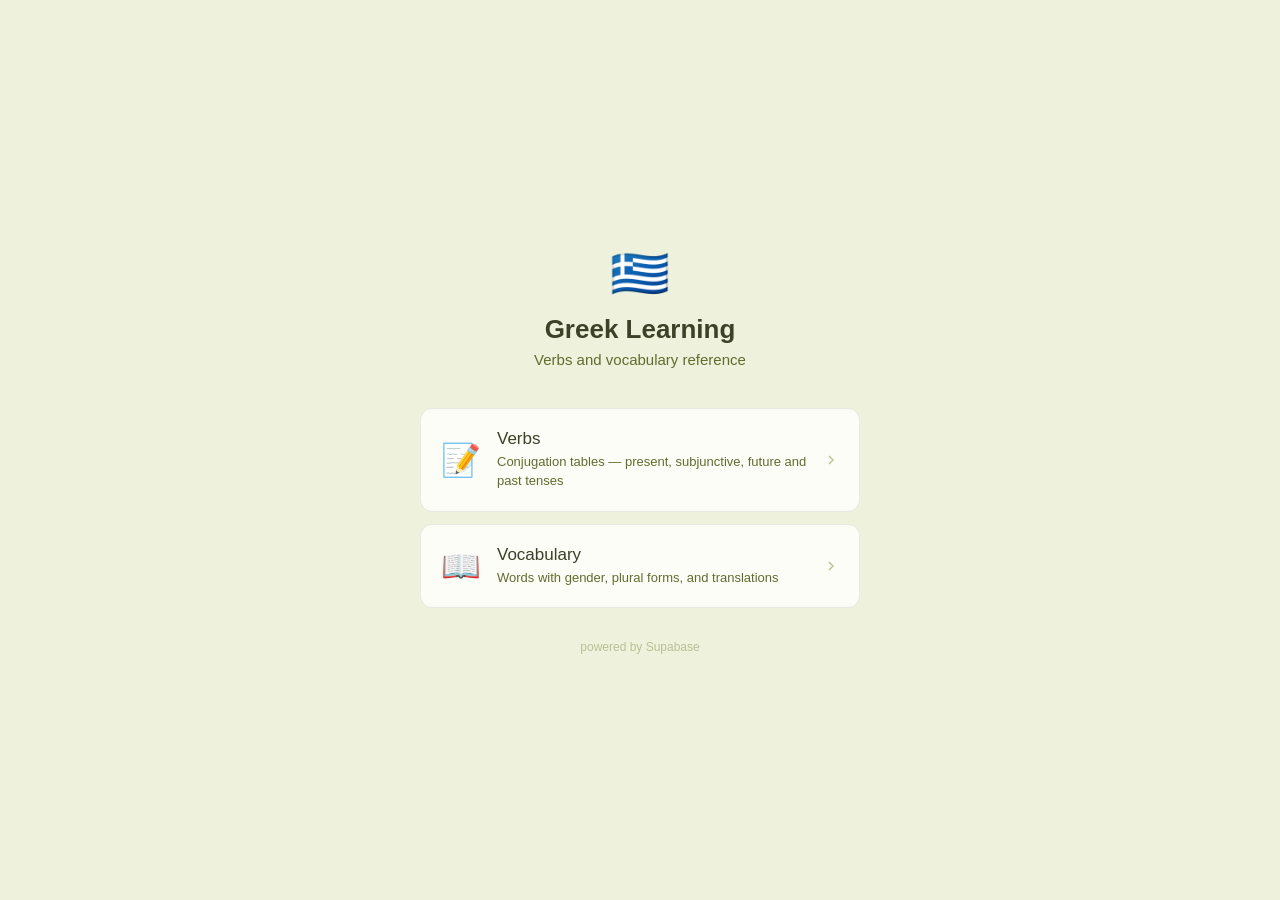
<file: index.html>
<!DOCTYPE html>
<html lang="en">
<head>
<meta charset="UTF-8">
<meta name="viewport" content="width=device-width, initial-scale=1.0">
<title>Greek Learning</title>
<link rel="stylesheet" href="css/index.css">
</head>
<body>
<div class="container">
  <div class="hero">
    <div class="flag">🇬🇷</div>
    <h1>Greek Learning</h1>
    <p class="subtitle">Verbs and vocabulary reference</p>
  </div>

  <div class="cards">
    <a href="verbs.html" class="card">
      <span class="card-icon">📝</span>
      <div class="card-text">
        <h2>Verbs</h2>
        <p>Conjugation tables — present, subjunctive, future and past tenses</p>
      </div>
      <svg class="card-arrow" width="16" height="16" viewBox="0 0 24 24" fill="none" stroke="currentColor" stroke-width="2"><polyline points="9 18 15 12 9 6"/></svg>
    </a>

    <a href="vocabulary.html" class="card">
      <span class="card-icon">📖</span>
      <div class="card-text">
        <h2>Vocabulary</h2>
        <p>Words with gender, plural forms, and translations</p>
      </div>
      <svg class="card-arrow" width="16" height="16" viewBox="0 0 24 24" fill="none" stroke="currentColor" stroke-width="2"><polyline points="9 18 15 12 9 6"/></svg>
    </a>
  </div>

  <div class="footer">powered by Supabase</div>
</div>
</body>
</html>
</file>
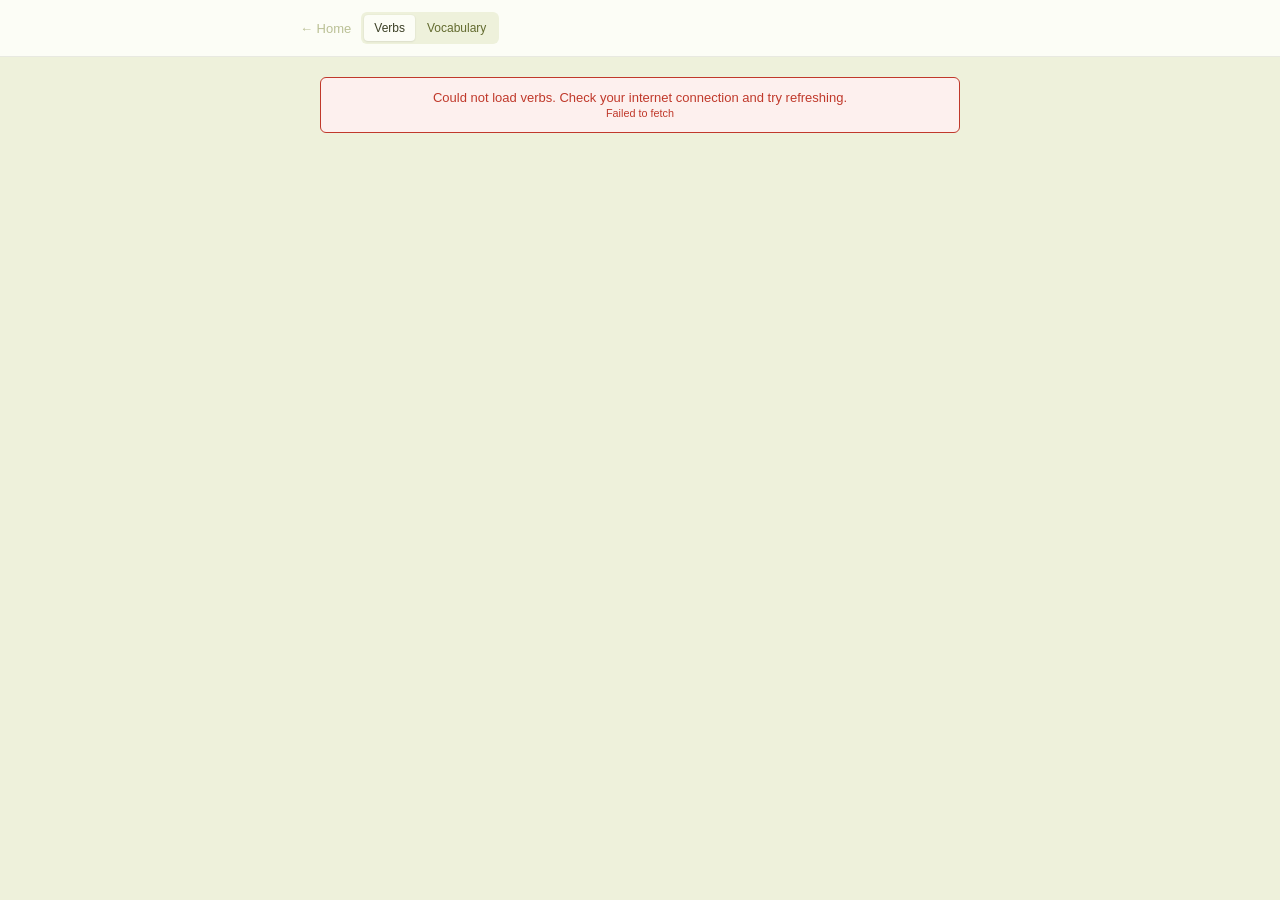
<file: verbs.html>
<!DOCTYPE html>
<html lang="en">
<head>
<meta charset="UTF-8">
<meta name="viewport" content="width=device-width, initial-scale=1.0">
<title>Greek Verbs</title>
<link rel="stylesheet" href="css/base.css">
<link rel="stylesheet" href="css/verbs.css">
</head>
<body>

<header>
  <div class="header-inner">
    <a href="index.html" class="back">← Home</a>
    <div class="page-tabs">
      <a href="verbs.html" class="page-tab active">Verbs</a>
      <a href="vocabulary.html" class="page-tab">Vocabulary</a>
    </div>
    <div class="search-wrap" id="search-wrap" style="display:none">
      <svg width="14" height="14" viewBox="0 0 24 24" fill="none" stroke="currentColor" stroke-width="2"><circle cx="11" cy="11" r="8"/><path d="m21 21-4.35-4.35"/></svg>
      <input type="text" id="search" placeholder="Search verbs…" oninput="render()">
    </div>
    <button id="sync-btn" onclick="sync()" style="display:none">
      <svg width="14" height="14" viewBox="0 0 24 24" fill="none" stroke="currentColor" stroke-width="2"><polyline points="23 4 23 10 17 10"/><polyline points="1 20 1 14 7 14"/><path d="M3.51 9a9 9 0 0 1 14.85-3.36L23 10M1 14l4.64 4.36A9 9 0 0 0 20.49 15"/></svg>
      Refresh
    </button>
  </div>
</header>

<main id="main">
  <div class="loading">
    <div class="spinner"></div><br>Loading verbs…
  </div>
</main>

<div class="toast" id="toast"></div>

<script src="js/verbs.js"></script>
</body>
</html>
</file>
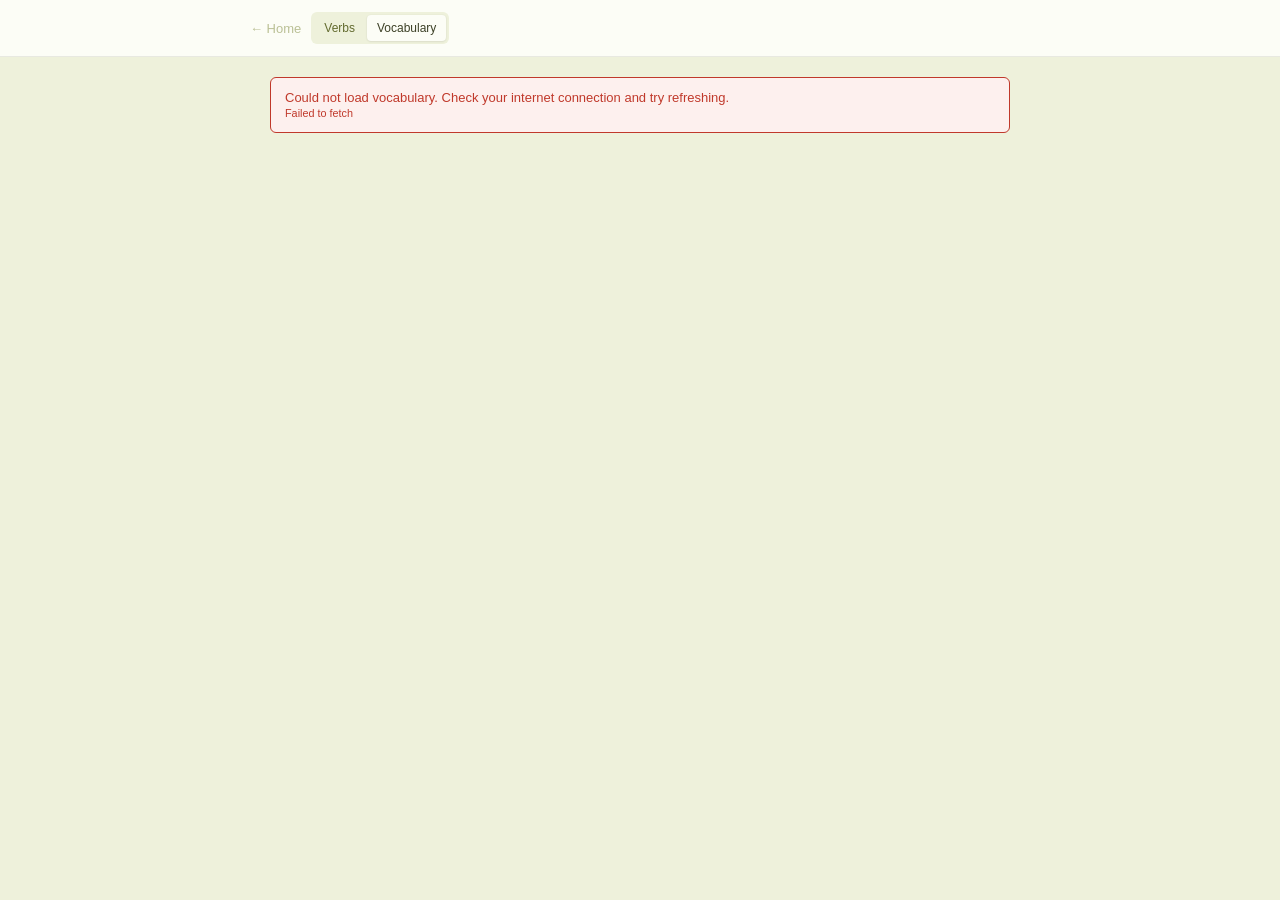
<file: vocabulary.html>
<!DOCTYPE html>
<html lang="en">
<head>
<meta charset="UTF-8">
<meta name="viewport" content="width=device-width, initial-scale=1.0">
<title>Greek Vocabulary</title>
<link rel="stylesheet" href="css/base.css">
<link rel="stylesheet" href="css/vocabulary.css">
</head>
<body>

<header>
  <div class="header-inner">
    <a href="index.html" class="back">← Home</a>
    <div class="page-tabs">
      <a href="verbs.html" class="page-tab">Verbs</a>
      <a href="vocabulary.html" class="page-tab active">Vocabulary</a>
    </div>
    <div class="search-wrap" id="search-wrap" style="display:none">
      <svg width="14" height="14" viewBox="0 0 24 24" fill="none" stroke="currentColor" stroke-width="2"><circle cx="11" cy="11" r="8"/><path d="m21 21-4.35-4.35"/></svg>
      <input type="text" id="search" placeholder="Search words…" oninput="render()">
    </div>
    <div class="filter-wrap" id="filter-wrap" style="display:none">
      <button class="filter-btn active-all" id="f-all"  onclick="setFilter('all')">All</button>
      <button class="filter-btn" id="f-m" onclick="setFilter('m')">m</button>
      <button class="filter-btn" id="f-f" onclick="setFilter('f')">f</button>
      <button class="filter-btn" id="f-n" onclick="setFilter('n')">n</button>
    </div>
    <button class="icon-btn" id="sync-btn" onclick="sync()" style="display:none">
      <svg width="14" height="14" viewBox="0 0 24 24" fill="none" stroke="currentColor" stroke-width="2"><polyline points="23 4 23 10 17 10"/><polyline points="1 20 1 14 7 14"/><path d="M3.51 9a9 9 0 0 1 14.85-3.36L23 10M1 14l4.64 4.36A9 9 0 0 0 20.49 15"/></svg>
      Refresh
    </button>
  </div>
</header>

<main id="main">
  <div class="loading"><div class="spinner"></div><br>Loading vocabulary…</div>
</main>
<div class="toast" id="toast"></div>

<script src="js/vocabulary.js"></script>
</body>
</html>
</file>
<file: css/index.css>
*, *::before, *::after { box-sizing: border-box; margin: 0; padding: 0; }
:root {
  --bg:#fcfdf6; --bg2:#eef1db;
  --text:#3D4127; --text2:#636B2F; --text3:#BAC095;
  --border:rgba(61,65,39,0.1);
  --accent:#636B2F; --radius:12px;
}
@media (prefers-color-scheme:dark) {
  :root {
    --bg:#1a1d0e; --bg2:#222615;
    --text:#D4DE95; --text2:#BAC095; --text3:#636B2F;
    --border:rgba(212,222,149,0.1);
    --accent:#BAC095;
  }
}
body { font-family:-apple-system,BlinkMacSystemFont,"Segoe UI",sans-serif; background:var(--bg2); color:var(--text); min-height:100vh; display:flex; align-items:center; justify-content:center; padding:20px; }

.container { max-width:440px; width:100%; }

.hero { text-align:center; margin-bottom:40px; }
.flag { font-size:48px; margin-bottom:12px; }
h1 { font-size:26px; font-weight:600; margin-bottom:6px; }
.subtitle { font-size:15px; color:var(--text2); }

.cards { display:flex; flex-direction:column; gap:12px; }
.card {
  display:flex; align-items:center; gap:16px;
  background:var(--bg); border:0.5px solid var(--border);
  border-radius:var(--radius); padding:20px;
  text-decoration:none; color:var(--text);
  transition:transform 0.15s, box-shadow 0.15s;
}
.card:hover { transform:translateY(-2px); box-shadow:0 4px 20px rgba(0,0,0,0.08); }
.card-icon { font-size:32px; flex-shrink:0; }
.card-text h2 { font-size:17px; font-weight:500; margin-bottom:3px; }
.card-text p  { font-size:13px; color:var(--text2); line-height:1.5; }
.card-arrow { margin-left:auto; color:var(--text3); flex-shrink:0; }

.footer { text-align:center; margin-top:32px; font-size:12px; color:var(--text3); }
</file>
<file: css/base.css>
*, *::before, *::after { box-sizing: border-box; margin: 0; padding: 0; }
:root {
  --bg:#fcfdf6; --bg2:#eef1db; --bg3:#D4DE95;
  --text:#3D4127; --text2:#636B2F; --text3:#BAC095;
  --border:rgba(61,65,39,0.1); --border2:rgba(61,65,39,0.2);
  --accent:#636B2F; --radius:10px; --radius-sm:6px;
}
@media (prefers-color-scheme:dark) {
  :root {
    --bg:#1a1d0e; --bg2:#222615; --bg3:#3D4127;
    --text:#D4DE95; --text2:#BAC095; --text3:#636B2F;
    --border:rgba(212,222,149,0.1); --border2:rgba(212,222,149,0.18);
    --accent:#BAC095;
  }
}
body { font-family:-apple-system,BlinkMacSystemFont,"Segoe UI",sans-serif; background:var(--bg2); color:var(--text); min-height:100vh; font-size:15px; }

header { background:var(--bg); border-bottom:0.5px solid var(--border); padding:0 20px; position:sticky; top:0; z-index:100; }
.header-inner { margin:0 auto; display:flex; align-items:center; gap:10px; height:56px; }
a.back { font-size:13px; color:var(--text3); text-decoration:none; flex-shrink:0; }
a.back:hover { color:var(--text); }

.page-tabs { display:flex; gap:2px; background:var(--bg2); border-radius:var(--radius-sm); padding:3px; flex-shrink:0; }
.page-tab { font-size:12px; padding:4px 10px; border-radius:4px; border:none; background:transparent; color:var(--text2); cursor:pointer; text-decoration:none; display:inline-block; line-height:1.5; }
.page-tab.active { background:var(--bg); color:var(--text); font-weight:500; box-shadow:0 0.5px 2px rgba(0,0,0,0.12); }
.page-tab:hover:not(.active) { color:var(--text); }

.search-wrap { flex:1; position:relative; }
.search-wrap svg { position:absolute; left:9px; top:50%; transform:translateY(-50%); color:var(--text3); pointer-events:none; }
input[type="text"] { width:100%; background:var(--bg2); border:0.5px solid var(--border2); border-radius:var(--radius-sm); padding:7px 10px 7px 30px; font-size:14px; color:var(--text); outline:none; }
input[type="text"]:focus { border-color:var(--accent); }

main { margin:0 auto; padding:20px 20px 60px; }

.meta-bar { display:flex; justify-content:space-between; margin-bottom:14px; font-size:12px; color:var(--text3); align-items:center; }

.loading { text-align:center; padding:4rem; color:var(--text2); font-size:14px; }
.spinner { display:inline-block; width:18px; height:18px; border:2px solid var(--border2); border-top-color:var(--accent); border-radius:50%; animation:spin 0.7s linear infinite; margin-bottom:12px; }
@keyframes spin { to { transform:rotate(360deg); } }

.error-box { background:#fdf0ee; border:0.5px solid #c0392b; border-radius:var(--radius-sm); padding:12px 14px; font-size:13px; color:#c0392b; }
@media (prefers-color-scheme:dark) { .error-box { background:#2d1a1a; color:#e07070; border-color:#e07070; } }

.letter-group { margin-bottom:20px; }
.letter-heading { display:flex; align-items:center; gap:10px; margin-bottom:8px; }
.letter-label { font-size:12px; font-weight:500; color:var(--text2); min-width:18px; }
.letter-line { flex:1; height:0.5px; background:var(--border); }
.letter-count { font-size:11px; color:var(--text3); }

.empty-state { text-align:center; padding:3rem 0; font-size:14px; color:var(--text3); }

.toast { position:fixed; bottom:20px; left:50%; transform:translateX(-50%); background:var(--text); color:var(--bg); padding:9px 16px; border-radius:20px; font-size:13px; pointer-events:none; opacity:0; transition:opacity 0.2s; z-index:999; }
.toast.show { opacity:1; }
</file>
<file: css/verbs.css>
.header-inner { max-width:680px; }
.header-title { font-size:15px; font-weight:500; white-space:nowrap; }

main { max-width:680px; }

.error-box { text-align:center; }

button { display:inline-flex; align-items:center; gap:5px; font-size:13px; padding:7px 12px; border-radius:var(--radius-sm); border:0.5px solid var(--border2); background:var(--bg); color:var(--text); cursor:pointer; white-space:nowrap; flex-shrink:0; }
button:hover { background:var(--bg3); }
button:active { transform:scale(0.98); }
button:disabled { opacity:0.4; cursor:not-allowed; transform:none; }

.verb-list { display:flex; flex-direction:column; gap:6px; }
.verb-card { background:var(--bg); border:0.5px solid var(--border); border-radius:var(--radius); overflow:hidden; }
.verb-header { display:flex; align-items:center; justify-content:space-between; padding:12px 14px; cursor:pointer; user-select:none; transition:background 0.12s; }
.verb-header:hover { background:var(--bg2); }
.verb-label { display:flex; align-items:baseline; gap:8px; }
.verb-name { font-size:16px; font-weight:500; }
.verb-trans { font-size:13px; color:var(--text2); }
.chevron { color:var(--text3); transition:transform 0.18s; flex-shrink:0; }
.verb-card.open .chevron { transform:rotate(180deg); }
.verb-body { display:none; border-top:0.5px solid var(--border); }
.verb-card.open .verb-body { display:block; }

.tense-tabs { display:flex; border-bottom:0.5px solid var(--border); }
.tense-tab { flex:1; padding:8px 4px; font-size:12px; text-align:center; border:none; border-bottom:2px solid transparent; background:none; color:var(--text2); cursor:pointer; border-radius:0; }
.tense-tab:hover { background:var(--bg2); }
.tense-tab.active { color:var(--text); font-weight:500; border-bottom-color:var(--accent); }

.conj-table { padding:6px 14px 12px; }
.conj-row { display:flex; align-items:center; padding:5px 0; border-bottom:0.5px solid var(--border); }
.conj-row:last-child { border-bottom:none; }
.person { font-size:13px; color:var(--text3); width:52px; flex-shrink:0; }
.form { font-size:15px; }
</file>
<file: css/vocabulary.css>
:root {
  --m:#3b6ea5; --f:#9b4f7a; --n:#7a6e2d;
}
@media (prefers-color-scheme:dark) {
  :root {
    --m:#6b9fd4; --f:#c97aaa; --n:#b0a050;
  }
}

.header-inner { max-width:780px; }

main { max-width:780px; }

.filter-wrap { display:flex; gap:6px; flex-shrink:0; }
.filter-btn { font-size:12px; padding:5px 10px; border-radius:20px; border:0.5px solid var(--border2); background:var(--bg); color:var(--text2); cursor:pointer; }
.filter-btn.active-m { background:var(--m); border-color:var(--m); color:#fff; }
.filter-btn.active-f { background:var(--f); border-color:var(--f); color:#fff; }
.filter-btn.active-n { background:var(--n); border-color:var(--n); color:#fff; }
.filter-btn.active-all { background:var(--accent); border-color:var(--accent); color:#fff; }

button.icon-btn { display:inline-flex; align-items:center; gap:5px; font-size:13px; padding:7px 12px; border-radius:var(--radius-sm); border:0.5px solid var(--border2); background:var(--bg); color:var(--text); cursor:pointer; flex-shrink:0; }
button.icon-btn:hover { background:var(--bg3); }
button.icon-btn:disabled { opacity:0.4; cursor:not-allowed; }

.word-list { display:flex; flex-direction:column; gap:6px; }
.word-card { background:var(--bg); border:0.5px solid var(--border); border-radius:var(--radius); padding:12px 14px; display:grid; grid-template-columns:1fr 1fr; gap:4px 20px; }
@media (min-width:560px) { .word-card { grid-template-columns:200px 1fr 1fr; } }

.word-main { display:flex; align-items:center; gap:8px; }
.word-greek { font-size:17px; font-weight:500; }
.gender-badge { font-size:10px; font-weight:600; padding:2px 6px; border-radius:10px; flex-shrink:0; }
.gender-m { background:color-mix(in srgb, var(--m) 15%, transparent); color:var(--m); }
.gender-f { background:color-mix(in srgb, var(--f) 15%, transparent); color:var(--f); }
.gender-n { background:color-mix(in srgb, var(--n) 15%, transparent); color:var(--n); }

.word-plural { font-size:14px; color:var(--text2); align-self:center; }
.word-translation { font-size:14px; color:var(--text2); align-self:center; font-style:italic; }
.word-example { font-size:13px; color:var(--text3); grid-column:1/-1; margin-top:4px; }
.word-notes { font-size:12px; color:var(--text3); grid-column:1/-1; }
</file>
